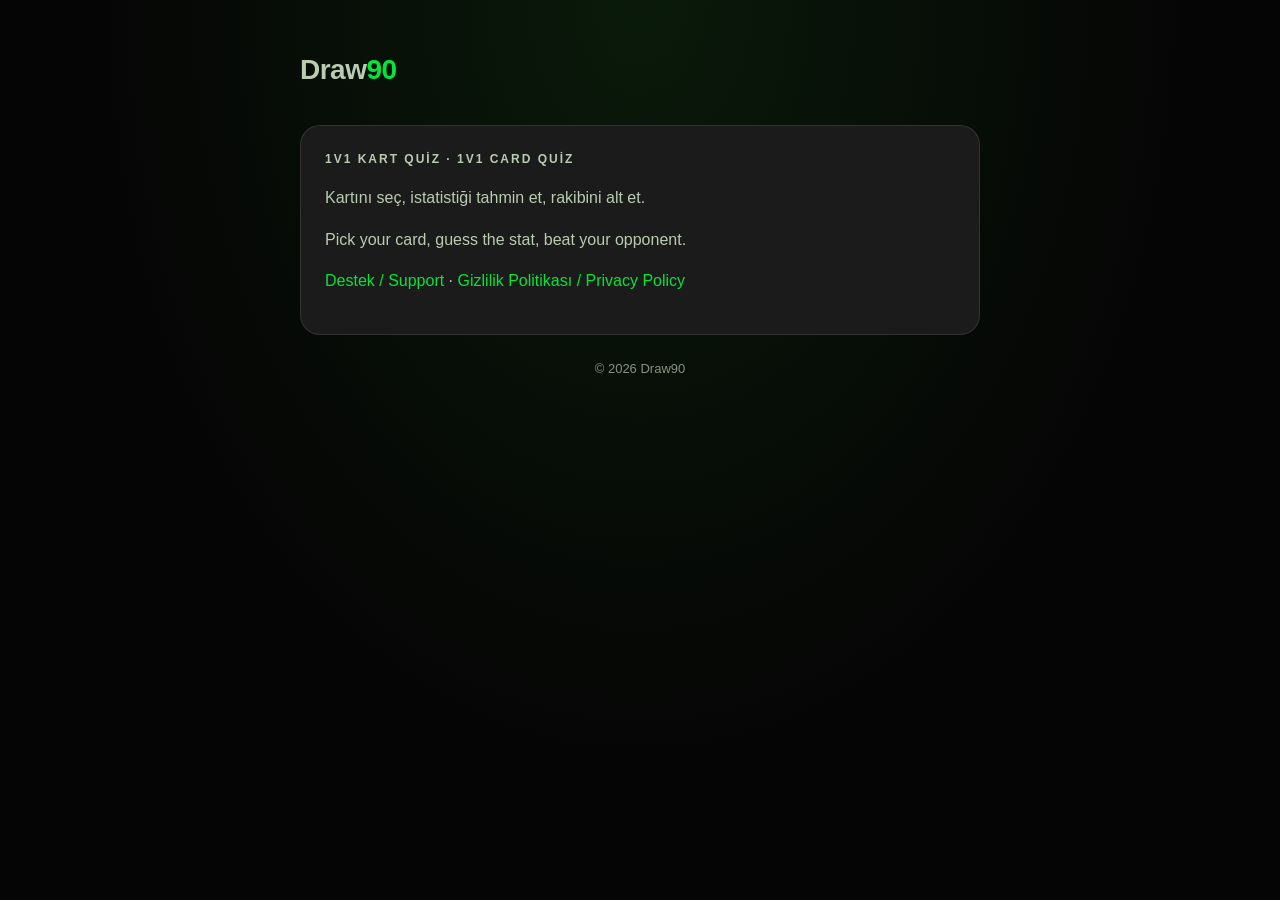
<file: index.html>
<!doctype html>
<html lang="tr">
<head>
  <meta charset="utf-8">
  <meta name="viewport" content="width=device-width, initial-scale=1">
  <title>Draw90</title>
  <link rel="stylesheet" href="style.css">
</head>
<body>
<main>
  <header>
    <p class="brand">Draw<span>90</span></p>
  </header>
  <section>
    <p class="overline">1v1 kart quiz · 1v1 card quiz</p>
    <p>Kartını seç, istatistiği tahmin et, rakibini alt et.</p>
    <p lang="en">Pick your card, guess the stat, beat your opponent.</p>
    <p><a href="support.html">Destek / Support</a> · <a href="privacy.html">Gizlilik Politikası / Privacy Policy</a></p>
  </section>
  <footer>© 2026 Draw90</footer>
</main>
</body>
</html>
</file>
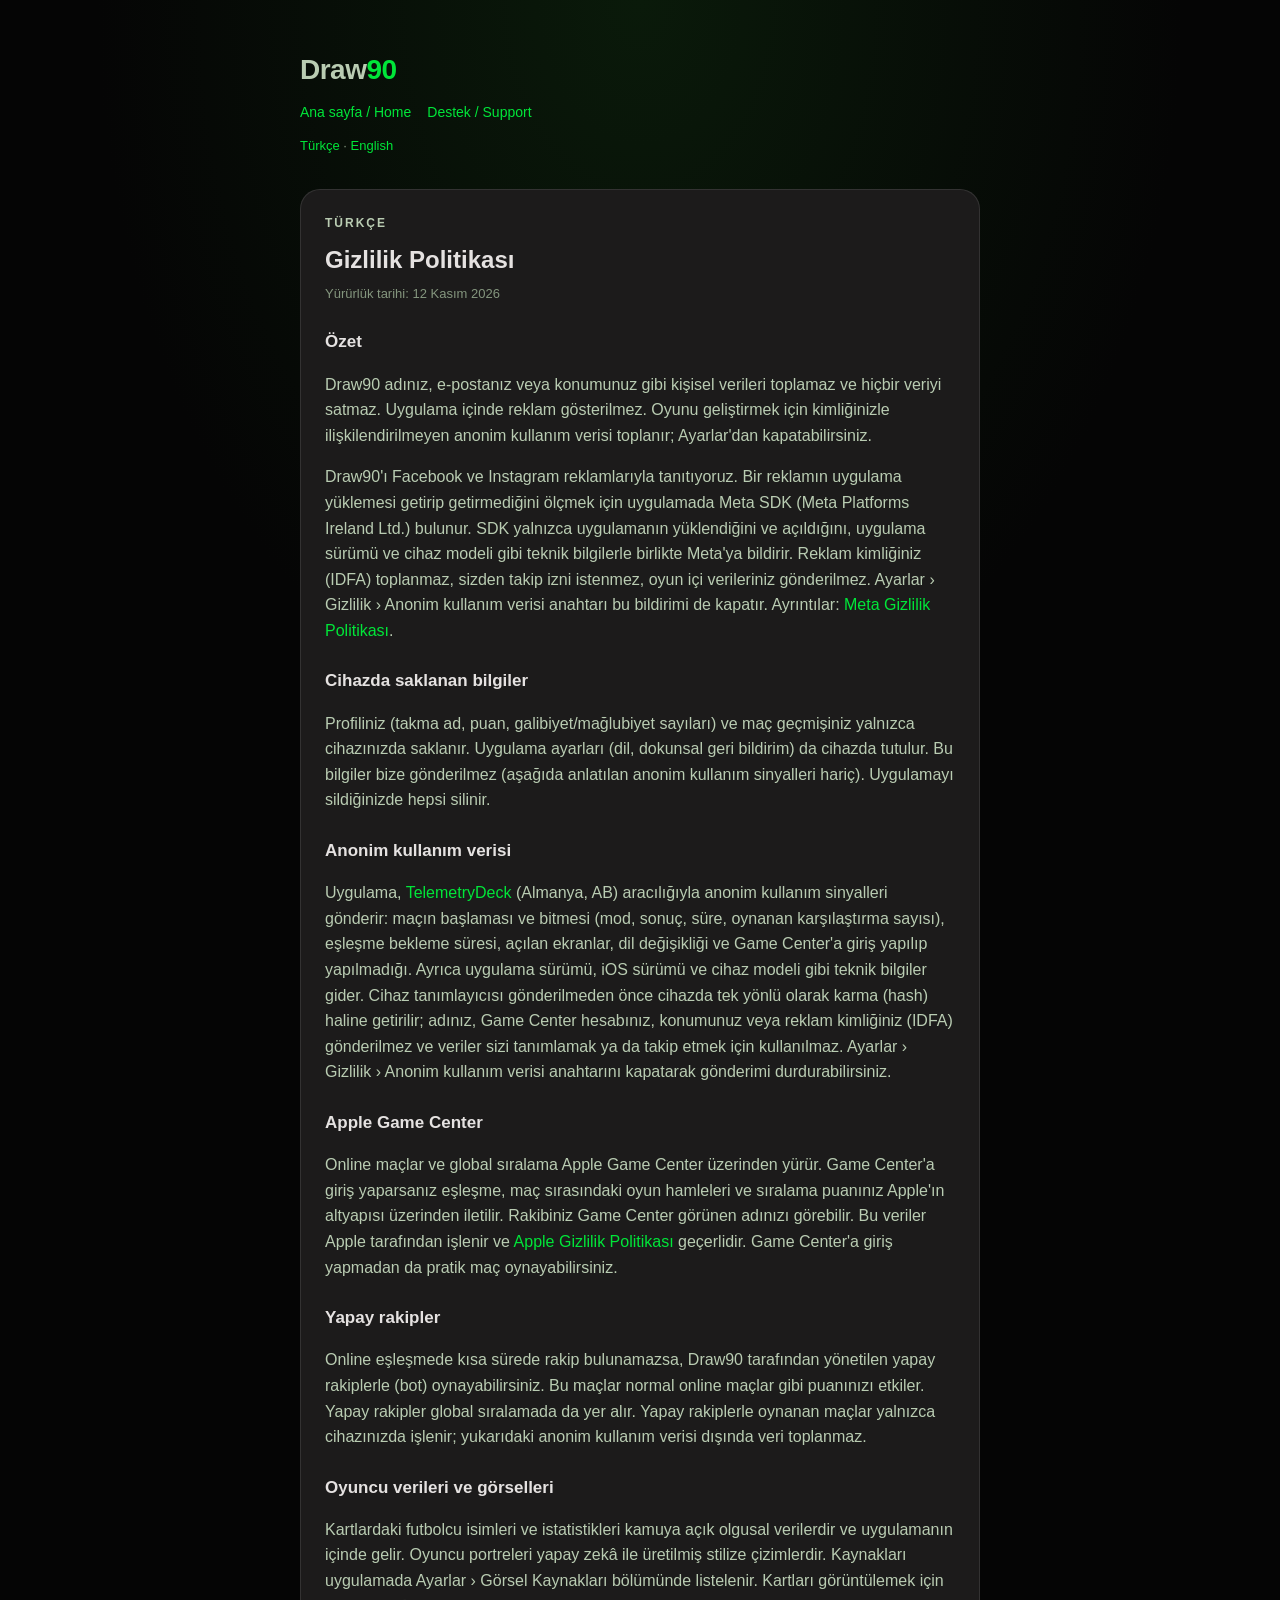
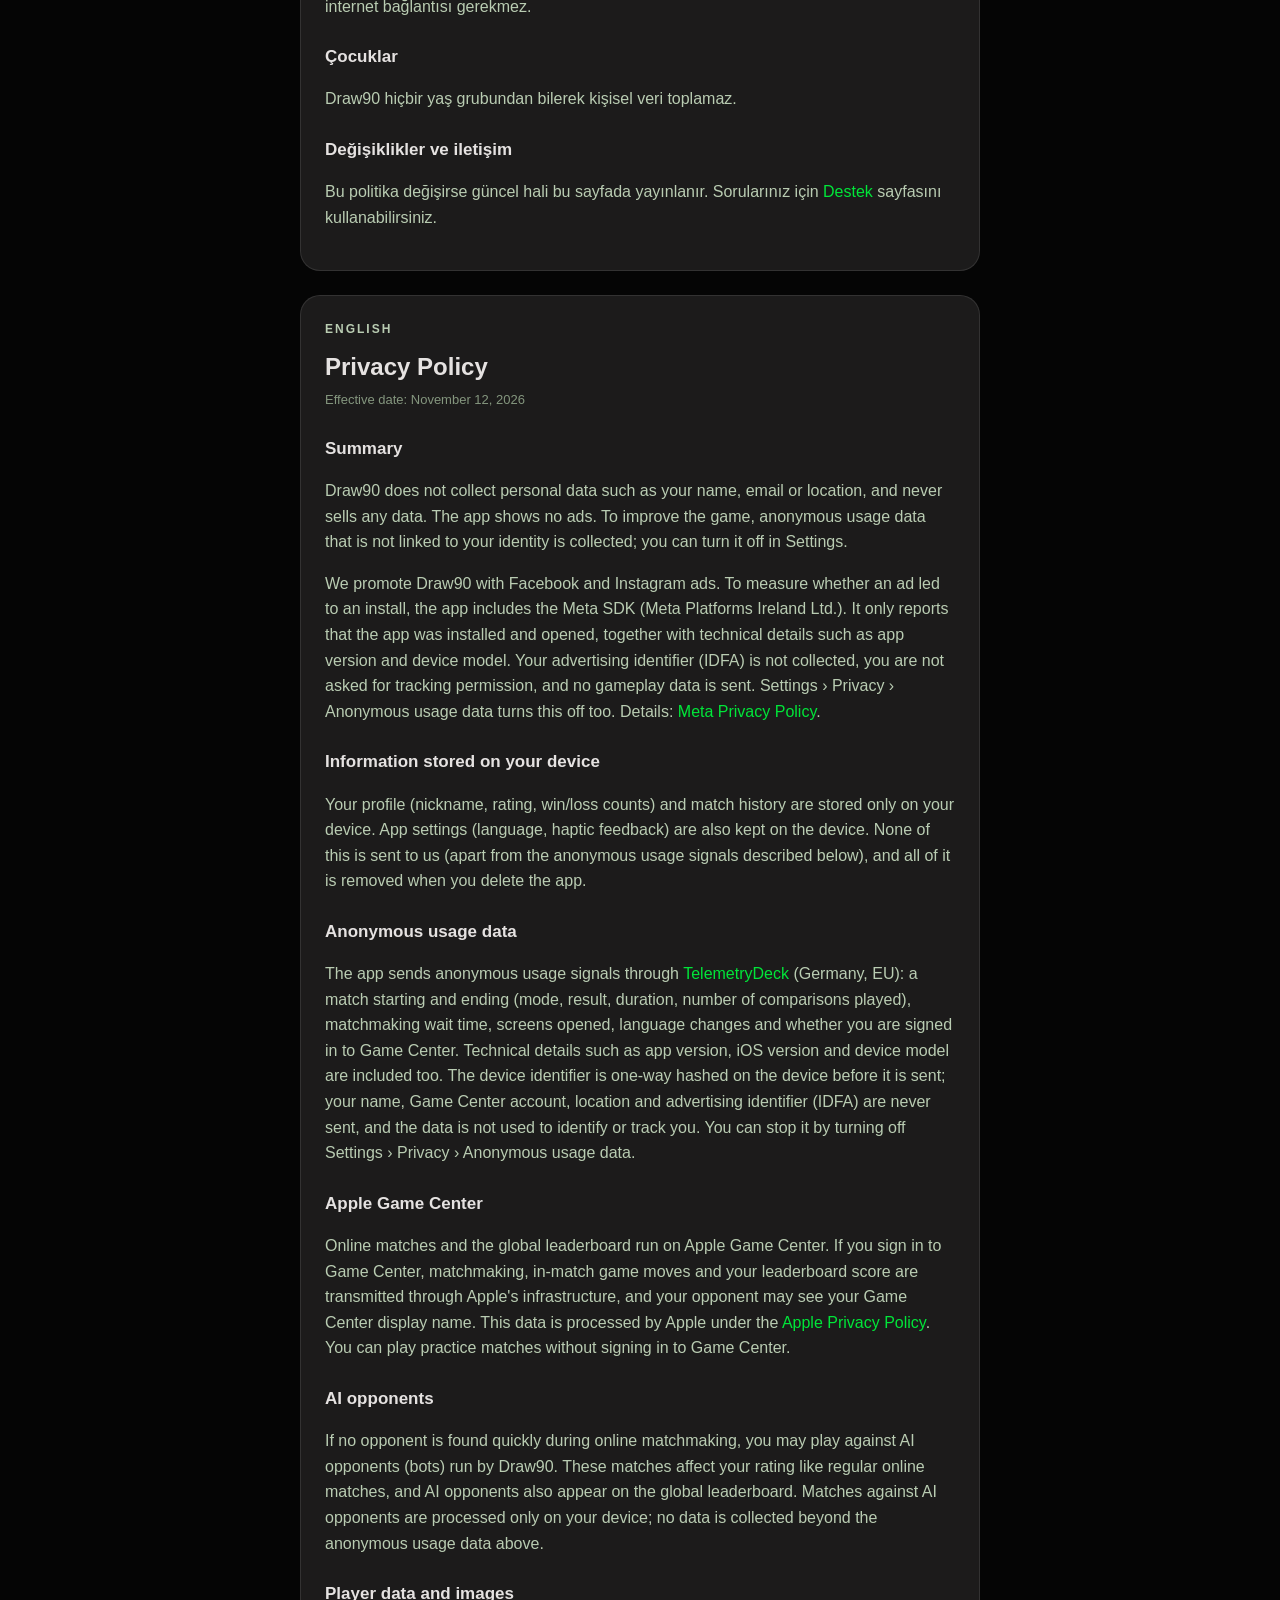
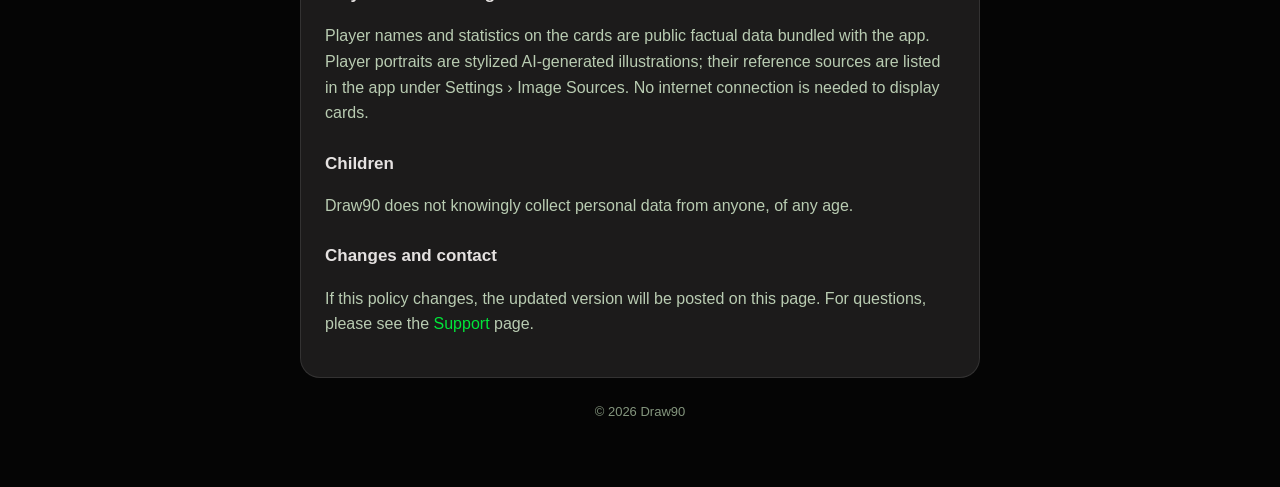
<file: privacy.html>
<!doctype html>
<html lang="tr">
<head>
  <meta charset="utf-8">
  <meta name="viewport" content="width=device-width, initial-scale=1">
  <title>Draw90 — Gizlilik Politikası / Privacy Policy</title>
  <link rel="stylesheet" href="style.css">
</head>
<body>
<main>
  <header>
    <p class="brand">Draw<span>90</span></p>
    <nav><a href="index.html">Ana sayfa / Home</a><a href="support.html">Destek / Support</a></nav>
    <p class="lang"><a href="#tr">Türkçe</a> · <a href="#en">English</a></p>
  </header>

  <section id="tr" lang="tr">
    <p class="overline">Türkçe</p>
    <h1>Gizlilik Politikası</h1>
    <p class="updated">Yürürlük tarihi: 12 Kasım 2026</p>

    <h2>Özet</h2>
    <p>Draw90 adınız, e-postanız veya konumunuz gibi kişisel verileri toplamaz ve hiçbir veriyi satmaz. Uygulama içinde reklam gösterilmez. Oyunu geliştirmek için kimliğinizle ilişkilendirilmeyen anonim kullanım verisi toplanır; Ayarlar'dan kapatabilirsiniz.</p>
    <p>Draw90'ı Facebook ve Instagram reklamlarıyla tanıtıyoruz. Bir reklamın uygulama yüklemesi getirip getirmediğini ölçmek için uygulamada Meta SDK (Meta Platforms Ireland Ltd.) bulunur. SDK yalnızca uygulamanın yüklendiğini ve açıldığını, uygulama sürümü ve cihaz modeli gibi teknik bilgilerle birlikte Meta'ya bildirir. Reklam kimliğiniz (IDFA) toplanmaz, sizden takip izni istenmez, oyun içi verileriniz gönderilmez. Ayarlar › Gizlilik › Anonim kullanım verisi anahtarı bu bildirimi de kapatır. Ayrıntılar: <a href="https://www.facebook.com/privacy/policy/">Meta Gizlilik Politikası</a>.</p>

    <h2>Cihazda saklanan bilgiler</h2>
    <p>Profiliniz (takma ad, puan, galibiyet/mağlubiyet sayıları) ve maç geçmişiniz yalnızca cihazınızda saklanır. Uygulama ayarları (dil, dokunsal geri bildirim) da cihazda tutulur. Bu bilgiler bize gönderilmez (aşağıda anlatılan anonim kullanım sinyalleri hariç). Uygulamayı sildiğinizde hepsi silinir.</p>

    <h2>Anonim kullanım verisi</h2>
    <p>Uygulama, <a href="https://telemetrydeck.com/privacy/">TelemetryDeck</a> (Almanya, AB) aracılığıyla anonim kullanım sinyalleri gönderir: maçın başlaması ve bitmesi (mod, sonuç, süre, oynanan karşılaştırma sayısı), eşleşme bekleme süresi, açılan ekranlar, dil değişikliği ve Game Center'a giriş yapılıp yapılmadığı. Ayrıca uygulama sürümü, iOS sürümü ve cihaz modeli gibi teknik bilgiler gider. Cihaz tanımlayıcısı gönderilmeden önce cihazda tek yönlü olarak karma (hash) haline getirilir; adınız, Game Center hesabınız, konumunuz veya reklam kimliğiniz (IDFA) gönderilmez ve veriler sizi tanımlamak ya da takip etmek için kullanılmaz. Ayarlar › Gizlilik › Anonim kullanım verisi anahtarını kapatarak gönderimi durdurabilirsiniz.</p>

    <h2>Apple Game Center</h2>
    <p>Online maçlar ve global sıralama Apple Game Center üzerinden yürür. Game Center'a giriş yaparsanız eşleşme, maç sırasındaki oyun hamleleri ve sıralama puanınız Apple'ın altyapısı üzerinden iletilir. Rakibiniz Game Center görünen adınızı görebilir. Bu veriler Apple tarafından işlenir ve <a href="https://www.apple.com/legal/privacy/">Apple Gizlilik Politikası</a> geçerlidir. Game Center'a giriş yapmadan da pratik maç oynayabilirsiniz.</p>

    <h2>Yapay rakipler</h2>
    <p>Online eşleşmede kısa sürede rakip bulunamazsa, Draw90 tarafından yönetilen yapay rakiplerle (bot) oynayabilirsiniz. Bu maçlar normal online maçlar gibi puanınızı etkiler. Yapay rakipler global sıralamada da yer alır. Yapay rakiplerle oynanan maçlar yalnızca cihazınızda işlenir; yukarıdaki anonim kullanım verisi dışında veri toplanmaz.</p>

    <h2>Oyuncu verileri ve görselleri</h2>
    <p>Kartlardaki futbolcu isimleri ve istatistikleri kamuya açık olgusal verilerdir ve uygulamanın içinde gelir. Oyuncu portreleri yapay zekâ ile üretilmiş stilize çizimlerdir. Kaynakları uygulamada Ayarlar › Görsel Kaynakları bölümünde listelenir. Kartları görüntülemek için internet bağlantısı gerekmez.</p>

    <h2>Çocuklar</h2>
    <p>Draw90 hiçbir yaş grubundan bilerek kişisel veri toplamaz.</p>

    <h2>Değişiklikler ve iletişim</h2>
    <p>Bu politika değişirse güncel hali bu sayfada yayınlanır. Sorularınız için <a href="support.html">Destek</a> sayfasını kullanabilirsiniz.</p>
  </section>

  <section id="en" lang="en">
    <p class="overline">English</p>
    <h1>Privacy Policy</h1>
    <p class="updated">Effective date: November 12, 2026</p>

    <h2>Summary</h2>
    <p>Draw90 does not collect personal data such as your name, email or location, and never sells any data. The app shows no ads. To improve the game, anonymous usage data that is not linked to your identity is collected; you can turn it off in Settings.</p>
    <p>We promote Draw90 with Facebook and Instagram ads. To measure whether an ad led to an install, the app includes the Meta SDK (Meta Platforms Ireland Ltd.). It only reports that the app was installed and opened, together with technical details such as app version and device model. Your advertising identifier (IDFA) is not collected, you are not asked for tracking permission, and no gameplay data is sent. Settings › Privacy › Anonymous usage data turns this off too. Details: <a href="https://www.facebook.com/privacy/policy/">Meta Privacy Policy</a>.</p>

    <h2>Information stored on your device</h2>
    <p>Your profile (nickname, rating, win/loss counts) and match history are stored only on your device. App settings (language, haptic feedback) are also kept on the device. None of this is sent to us (apart from the anonymous usage signals described below), and all of it is removed when you delete the app.</p>

    <h2>Anonymous usage data</h2>
    <p>The app sends anonymous usage signals through <a href="https://telemetrydeck.com/privacy/">TelemetryDeck</a> (Germany, EU): a match starting and ending (mode, result, duration, number of comparisons played), matchmaking wait time, screens opened, language changes and whether you are signed in to Game Center. Technical details such as app version, iOS version and device model are included too. The device identifier is one-way hashed on the device before it is sent; your name, Game Center account, location and advertising identifier (IDFA) are never sent, and the data is not used to identify or track you. You can stop it by turning off Settings › Privacy › Anonymous usage data.</p>

    <h2>Apple Game Center</h2>
    <p>Online matches and the global leaderboard run on Apple Game Center. If you sign in to Game Center, matchmaking, in-match game moves and your leaderboard score are transmitted through Apple's infrastructure, and your opponent may see your Game Center display name. This data is processed by Apple under the <a href="https://www.apple.com/legal/privacy/">Apple Privacy Policy</a>. You can play practice matches without signing in to Game Center.</p>

    <h2>AI opponents</h2>
    <p>If no opponent is found quickly during online matchmaking, you may play against AI opponents (bots) run by Draw90. These matches affect your rating like regular online matches, and AI opponents also appear on the global leaderboard. Matches against AI opponents are processed only on your device; no data is collected beyond the anonymous usage data above.</p>

    <h2>Player data and images</h2>
    <p>Player names and statistics on the cards are public factual data bundled with the app. Player portraits are stylized AI-generated illustrations; their reference sources are listed in the app under Settings › Image Sources. No internet connection is needed to display cards.</p>

    <h2>Children</h2>
    <p>Draw90 does not knowingly collect personal data from anyone, of any age.</p>

    <h2>Changes and contact</h2>
    <p>If this policy changes, the updated version will be posted on this page. For questions, please see the <a href="support.html">Support</a> page.</p>
  </section>

  <footer>© 2026 Draw90</footer>
</main>
</body>
</html>
</file>
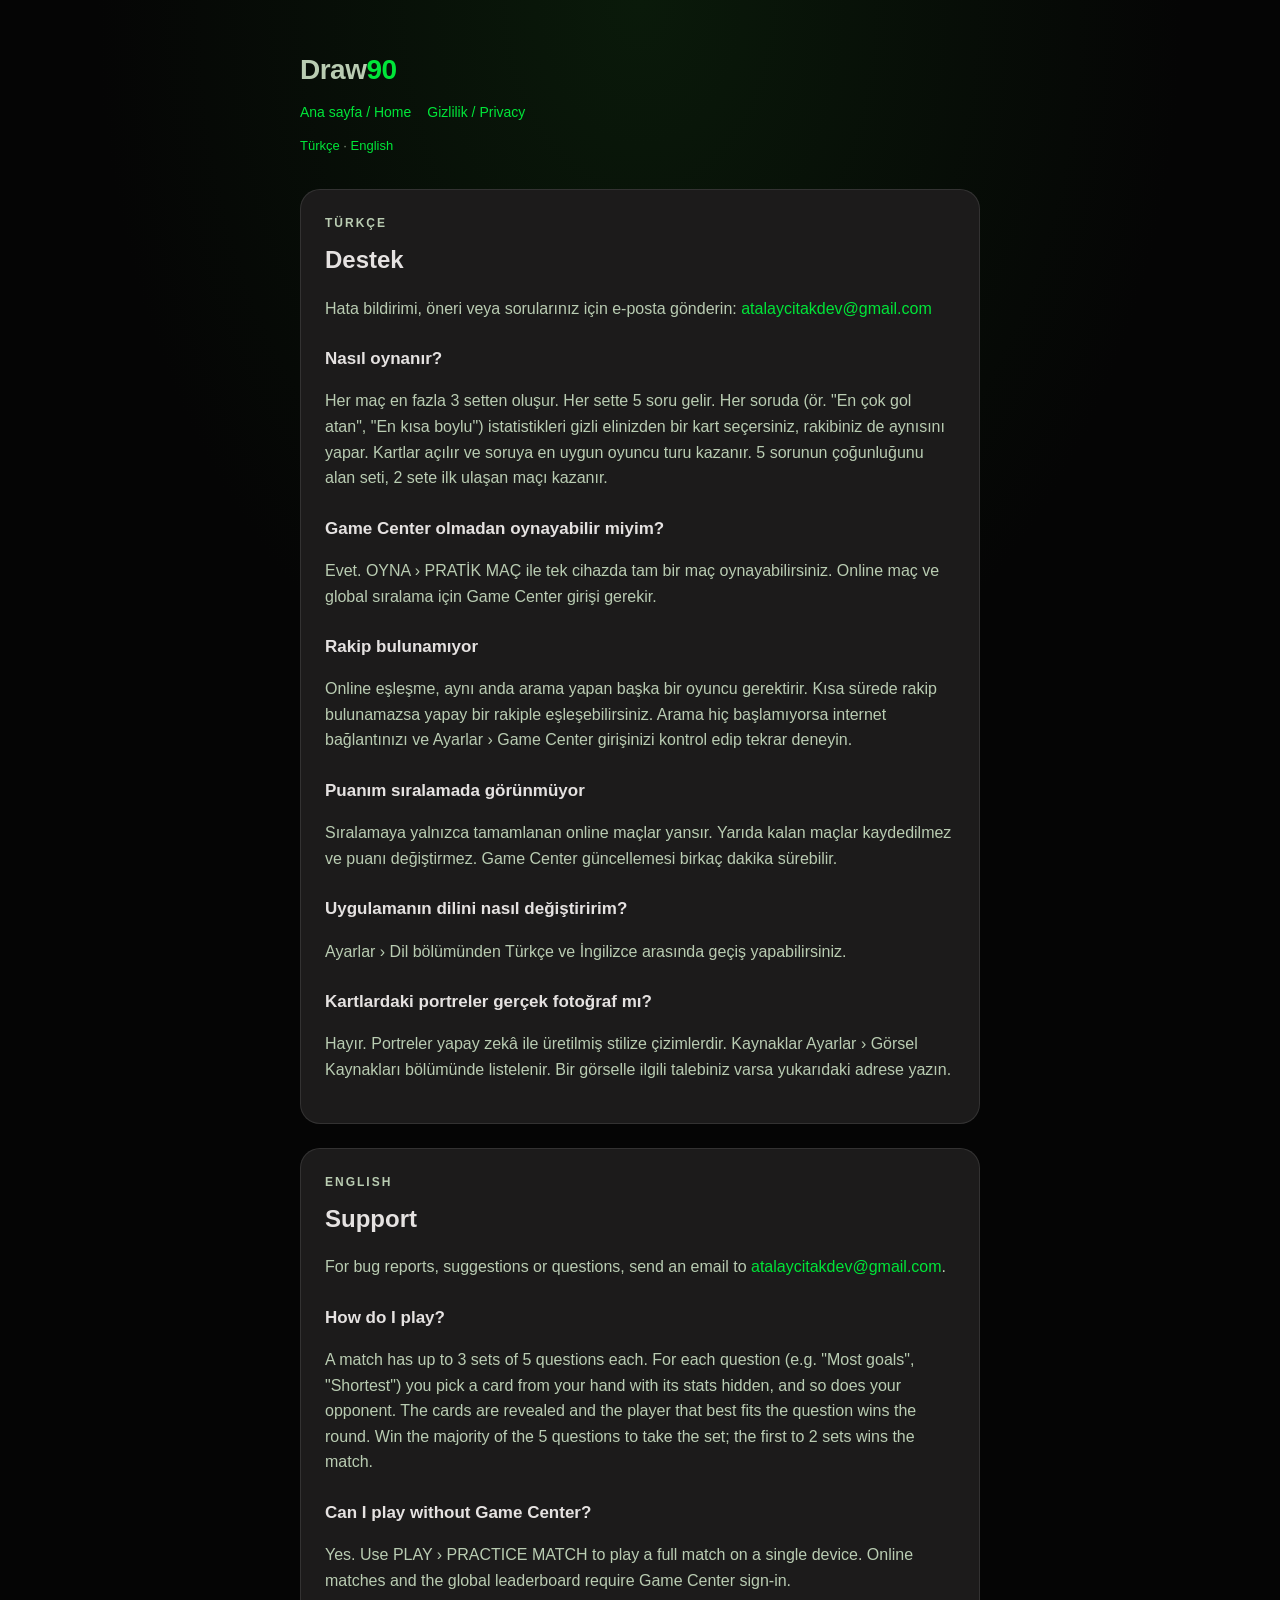
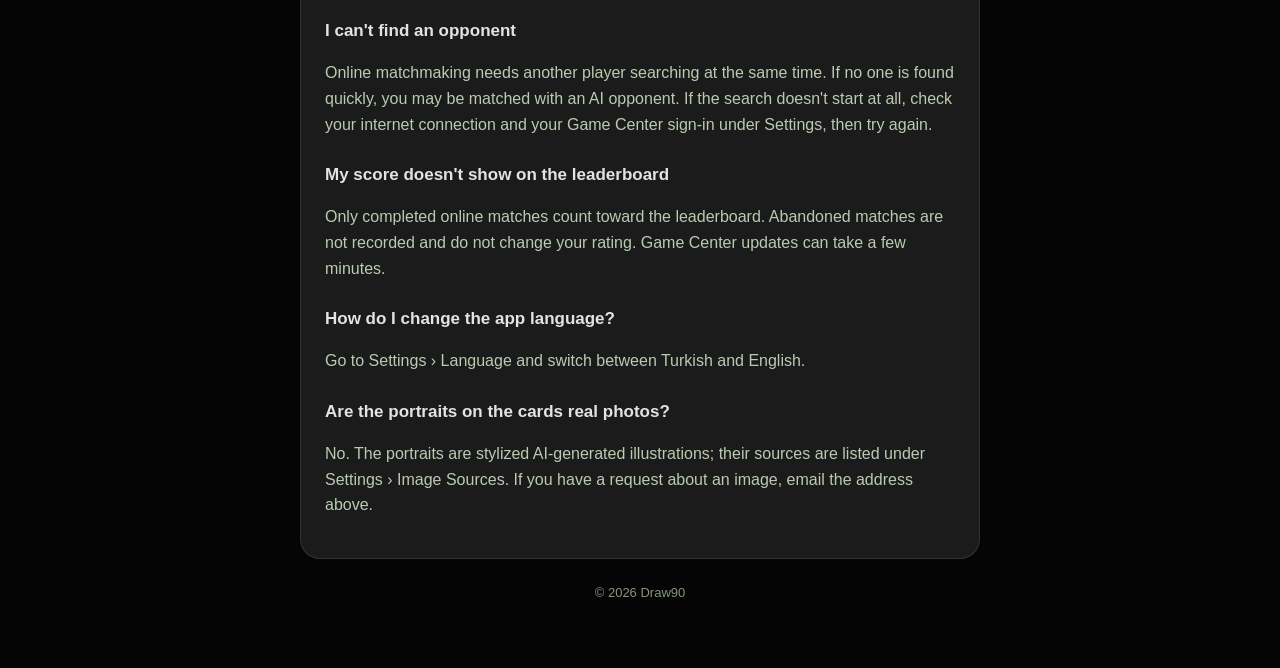
<file: support.html>
<!doctype html>
<html lang="tr">
<head>
  <meta charset="utf-8">
  <meta name="viewport" content="width=device-width, initial-scale=1">
  <title>Draw90 — Destek / Support</title>
  <link rel="stylesheet" href="style.css">
</head>
<body>
<main>
  <header>
    <p class="brand">Draw<span>90</span></p>
    <nav><a href="index.html">Ana sayfa / Home</a><a href="privacy.html">Gizlilik / Privacy</a></nav>
    <p class="lang"><a href="#tr">Türkçe</a> · <a href="#en">English</a></p>
  </header>

  <section id="tr" lang="tr">
    <p class="overline">Türkçe</p>
    <h1>Destek</h1>
    <p>Hata bildirimi, öneri veya sorularınız için e-posta gönderin: <a href="mailto:atalaycitakdev@gmail.com">atalaycitakdev@gmail.com</a></p>

    <h2>Nasıl oynanır?</h2>
    <p>Her maç en fazla 3 setten oluşur. Her sette 5 soru gelir. Her soruda (ör. "En çok gol atan", "En kısa boylu") istatistikleri gizli elinizden bir kart seçersiniz, rakibiniz de aynısını yapar. Kartlar açılır ve soruya en uygun oyuncu turu kazanır. 5 sorunun çoğunluğunu alan seti, 2 sete ilk ulaşan maçı kazanır.</p>

    <h2>Game Center olmadan oynayabilir miyim?</h2>
    <p>Evet. OYNA › PRATİK MAÇ ile tek cihazda tam bir maç oynayabilirsiniz. Online maç ve global sıralama için Game Center girişi gerekir.</p>

    <h2>Rakip bulunamıyor</h2>
    <p>Online eşleşme, aynı anda arama yapan başka bir oyuncu gerektirir. Kısa sürede rakip bulunamazsa yapay bir rakiple eşleşebilirsiniz. Arama hiç başlamıyorsa internet bağlantınızı ve Ayarlar › Game Center girişinizi kontrol edip tekrar deneyin.</p>

    <h2>Puanım sıralamada görünmüyor</h2>
    <p>Sıralamaya yalnızca tamamlanan online maçlar yansır. Yarıda kalan maçlar kaydedilmez ve puanı değiştirmez. Game Center güncellemesi birkaç dakika sürebilir.</p>

    <h2>Uygulamanın dilini nasıl değiştiririm?</h2>
    <p>Ayarlar › Dil bölümünden Türkçe ve İngilizce arasında geçiş yapabilirsiniz.</p>

    <h2>Kartlardaki portreler gerçek fotoğraf mı?</h2>
    <p>Hayır. Portreler yapay zekâ ile üretilmiş stilize çizimlerdir. Kaynaklar Ayarlar › Görsel Kaynakları bölümünde listelenir. Bir görselle ilgili talebiniz varsa yukarıdaki adrese yazın.</p>
  </section>

  <section id="en" lang="en">
    <p class="overline">English</p>
    <h1>Support</h1>
    <p>For bug reports, suggestions or questions, send an email to <a href="mailto:atalaycitakdev@gmail.com">atalaycitakdev@gmail.com</a>.</p>

    <h2>How do I play?</h2>
    <p>A match has up to 3 sets of 5 questions each. For each question (e.g. "Most goals", "Shortest") you pick a card from your hand with its stats hidden, and so does your opponent. The cards are revealed and the player that best fits the question wins the round. Win the majority of the 5 questions to take the set; the first to 2 sets wins the match.</p>

    <h2>Can I play without Game Center?</h2>
    <p>Yes. Use PLAY › PRACTICE MATCH to play a full match on a single device. Online matches and the global leaderboard require Game Center sign-in.</p>

    <h2>I can't find an opponent</h2>
    <p>Online matchmaking needs another player searching at the same time. If no one is found quickly, you may be matched with an AI opponent. If the search doesn't start at all, check your internet connection and your Game Center sign-in under Settings, then try again.</p>

    <h2>My score doesn't show on the leaderboard</h2>
    <p>Only completed online matches count toward the leaderboard. Abandoned matches are not recorded and do not change your rating. Game Center updates can take a few minutes.</p>

    <h2>How do I change the app language?</h2>
    <p>Go to Settings › Language and switch between Turkish and English.</p>

    <h2>Are the portraits on the cards real photos?</h2>
    <p>No. The portraits are stylized AI-generated illustrations; their sources are listed under Settings › Image Sources. If you have a request about an image, email the address above.</p>
  </section>

  <footer>© 2026 Draw90</footer>
</main>
</body>
</html>
</file>
<file: style.css>
:root {
  --bg: #050505;
  --panel: #1C1B1B;
  --green: #00E639;
  --amber: #FEB700;
  --text: #E5E2E1;
  --text-2: #B9CCB2;
  --muted: #84967E;
  --stroke: rgba(255, 255, 255, 0.1);
}
* { box-sizing: border-box; }
body {
  margin: 0;
  background: radial-gradient(ellipse at top, #0A1A0A 0%, var(--bg) 60%) fixed, var(--bg);
  color: var(--text);
  font: 16px/1.6 -apple-system, BlinkMacSystemFont, "Segoe UI", Roboto, sans-serif;
}
main { max-width: 720px; margin: 0 auto; padding: 48px 20px 64px; }
header { margin-bottom: 32px; }
.brand { font-weight: 900; font-size: 28px; letter-spacing: -0.5px; margin: 0; }
.brand span { color: var(--green); }
nav { margin-top: 8px; font-size: 14px; }
nav a { margin-right: 16px; }
.lang { font-size: 13px; color: var(--muted); }
section {
  background: var(--panel);
  border: 1px solid var(--stroke);
  border-radius: 20px;
  padding: 24px;
  margin-bottom: 24px;
}
.overline {
  font-size: 12px; font-weight: 700; letter-spacing: 2px; text-transform: uppercase;
  color: var(--text-2); margin: 0 0 8px;
}
h1 { font-size: 24px; margin: 0 0 4px; }
h2 { font-size: 17px; margin: 24px 0 4px; }
p, li { color: var(--text-2); }
.updated { color: var(--muted); font-size: 13px; margin-top: 0; }
a { color: var(--green); text-decoration: none; }
a:hover { text-decoration: underline; }
footer { color: var(--muted); font-size: 13px; text-align: center; }
</file>
